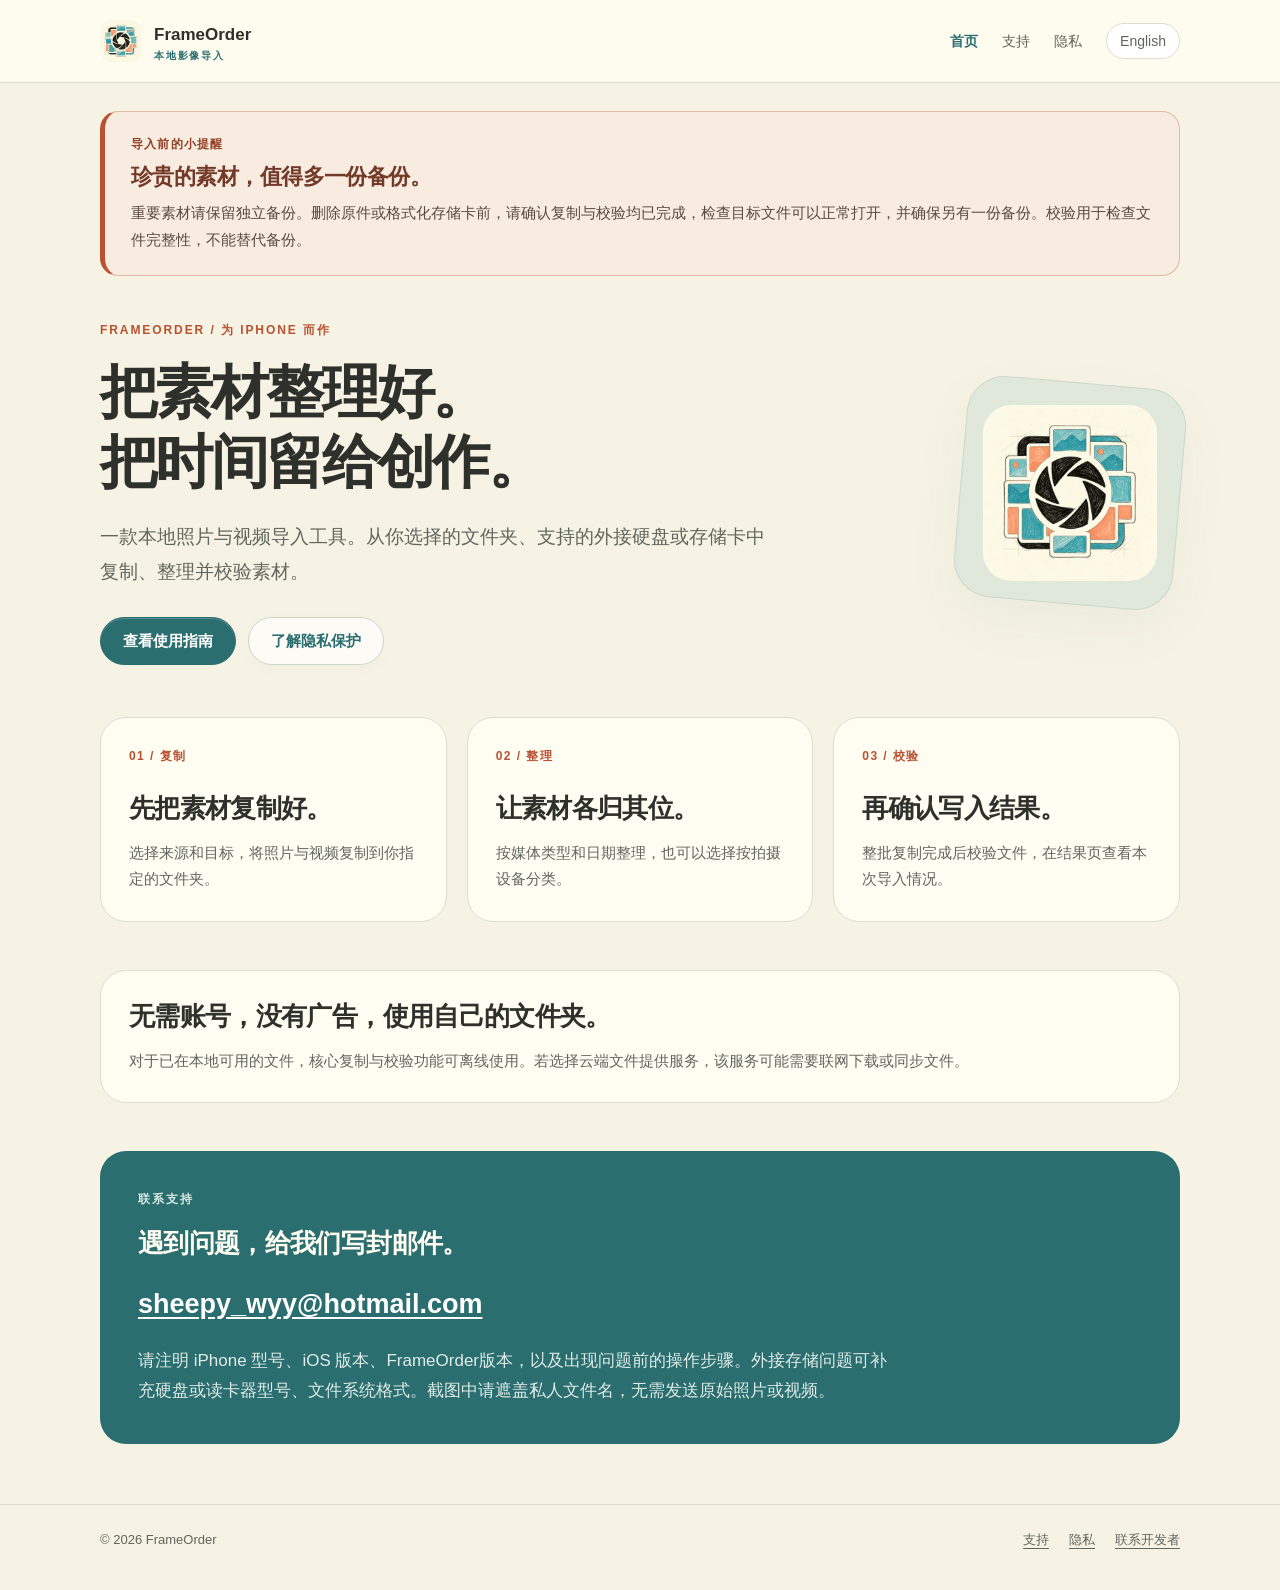
<file: index.html>
<!doctype html>
<html lang="zh-Hans">
<head>
<meta charset="utf-8">
<meta name="viewport" content="width=device-width, initial-scale=1">
<meta name="description" content="FrameOrder是一款 iPhone 本地照片与视频导入工具，支持复制、按日期整理和文件校验。">
<meta name="theme-color" content="#f7f3e4">
<title>本地影像导入与校验 · FrameOrder</title>
<link rel="icon" type="image/png" href="assets/icon.png">
<link rel="stylesheet" href="assets/style.css">
<link rel="alternate" hreflang="en" href="en/index.html">
</head>
<body>
<a class="skip" href="#main">跳到正文</a>
<header class="header">
<div class="wrap nav">
<a class="brand" href="index.html">
<img src="assets/icon.png" alt="" width="42" height="42">
<span>FrameOrder<small>本地影像导入</small>
</span>
</a>
<nav class="nav-links" aria-label="主导航">
<a href="index.html" aria-current="page">首页</a>
<a href="support.html">支持</a>
<a href="privacy.html">隐私</a>
<a class="language" href="en/index.html" lang="en" hreflang="en">English</a>
</nav>
</div>
</header>
<main id="main" class="wrap">
<aside class="backup-notice" aria-labelledby="backup-title">
<p class="backup-label">导入前的小提醒</p>
<h2 id="backup-title">珍贵的素材，值得多一份备份。</h2>
<p>重要素材请保留独立备份。删除原件或格式化存储卡前，请确认复制与校验均已完成，检查目标文件可以正常打开，并确保另有一份备份。校验用于检查文件完整性，不能替代备份。</p>
</aside>
<section class="hero">
<div>
<p class="eyebrow">FRAMEORDER / 为 IPHONE 而作</p>
<h1>把素材整理好。<br>把时间留给创作。</h1>
<p class="lead">一款本地照片与视频导入工具。从你选择的文件夹、支持的外接硬盘或存储卡中复制、整理并校验素材。</p>
<div class="actions">
<a class="button primary" href="support.html">查看使用指南</a>
<a class="button" href="privacy.html">了解隐私保护</a>
</div>
</div>
<div class="hero-art" aria-hidden="true">
<img src="assets/icon.png" alt="" width="176" height="176">
</div>
</section>
<section class="section grid" aria-label="导入流程">
<article class="card">
<span class="number">01 / 复制</span>
<h2>先把素材复制好。</h2>
<p>选择来源和目标，将照片与视频复制到你指定的文件夹。</p>
</article>
<article class="card">
<span class="number">02 / 整理</span>
<h2>让素材各归其位。</h2>
<p>按媒体类型和日期整理，也可以选择按拍摄设备分类。</p>
</article>
<article class="card">
<span class="number">03 / 校验</span>
<h2>再确认写入结果。</h2>
<p>整批复制完成后校验文件，在结果页查看本次导入情况。</p>
</article>
</section>
<section class="section card">
<h2>无需账号，没有广告，使用自己的文件夹。</h2>
<p>对于已在本地可用的文件，核心复制与校验功能可离线使用。若选择云端文件提供服务，该服务可能需要联网下载或同步文件。</p>
</section>
<section class="contact" id="contact" aria-labelledby="contact-title">
<p class="eyebrow">联系支持</p>
<h2 id="contact-title">遇到问题，给我们写封邮件。</h2>
<a class="email" href="mailto:sheepy_wyy@hotmail.com">sheepy_wyy@hotmail.com</a>
<p>请注明 iPhone 型号、iOS 版本、FrameOrder版本，以及出现问题前的操作步骤。外接存储问题可补充硬盘或读卡器型号、文件系统格式。截图中请遮盖私人文件名，无需发送原始照片或视频。</p>
</section>
</main>
<footer class="footer">
<div class="wrap footer-inner">
<span>© 2026 FrameOrder</span>
<div class="footer-links">
<a href="support.html">支持</a>
<a href="privacy.html">隐私</a>
<a href="mailto:sheepy_wyy@hotmail.com">联系开发者</a>
</div>
</div>
</footer>
</body>
</html>
</file>
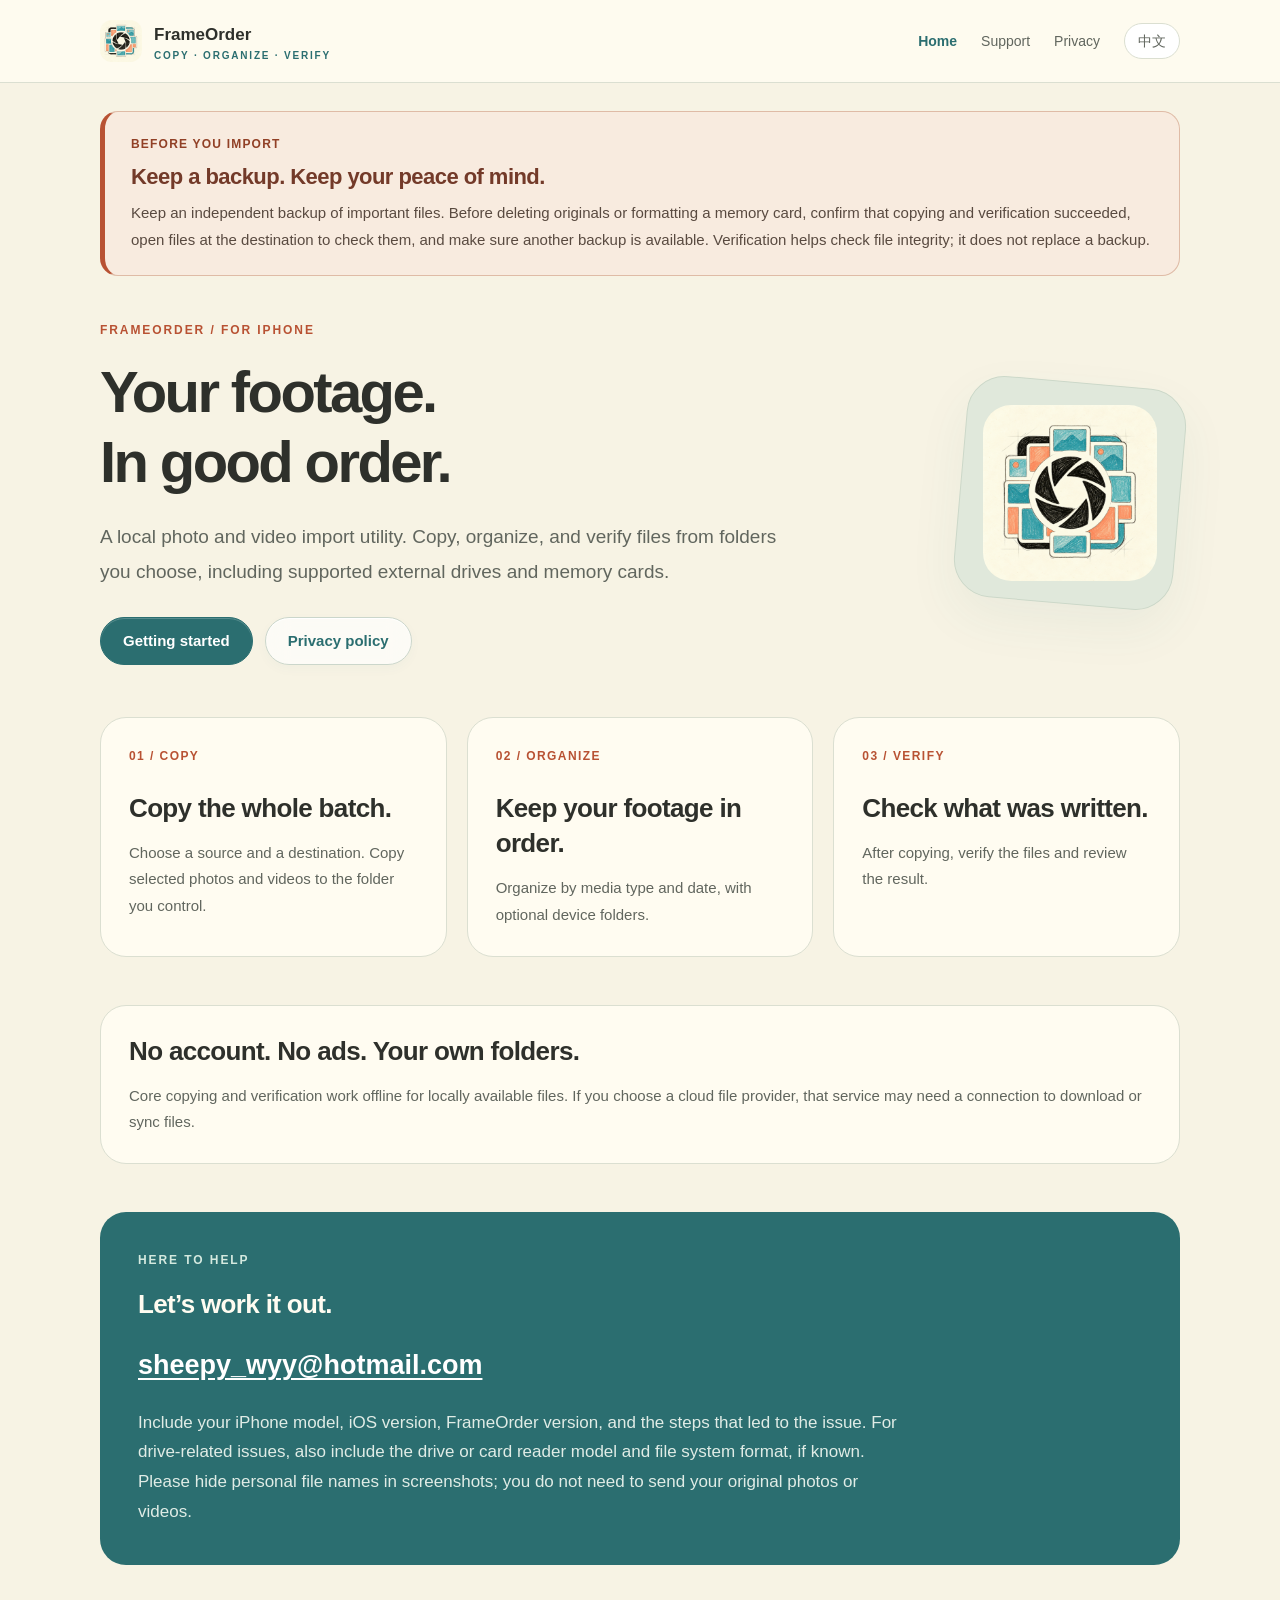
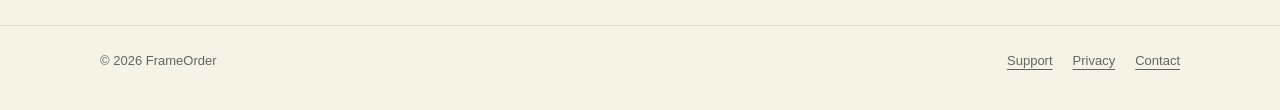
<file: en/index.html>
<!doctype html>
<html lang="en">
<head>
<meta charset="utf-8">
<meta name="viewport" content="width=device-width, initial-scale=1">
<meta name="description" content="FrameOrder for iPhone: copy, organize and verify your photos and videos.">
<meta name="theme-color" content="#f7f3e4">
<title>Local photo &amp; video import · FrameOrder</title>
<link rel="icon" type="image/png" href="../assets/icon.png">
<link rel="stylesheet" href="../assets/style.css">
<link rel="alternate" hreflang="zh-Hans" href="../index.html">
</head>
<body>
<a class="skip" href="#main">Skip to content</a>
<header class="header">
<div class="wrap nav">
<a class="brand" href="index.html">
<img src="../assets/icon.png" alt="" width="42" height="42">
<span>FrameOrder<small>COPY · ORGANIZE · VERIFY</small>
</span>
</a>
<nav class="nav-links" aria-label="Main navigation">
<a href="index.html" aria-current="page">Home</a>
<a href="support.html">Support</a>
<a href="privacy.html">Privacy</a>
<a class="language" href="../index.html" lang="zh-Hans" hreflang="zh-Hans">中文</a>
</nav>
</div>
</header>
<main id="main" class="wrap">
<aside class="backup-notice" aria-labelledby="backup-title">
<p class="backup-label">BEFORE YOU IMPORT</p>
<h2 id="backup-title">Keep a backup. Keep your peace of mind.</h2>
<p>Keep an independent backup of important files. Before deleting originals or formatting a memory card, confirm that copying and verification succeeded, open files at the destination to check them, and make sure another backup is available. Verification helps check file integrity; it does not replace a backup.</p>
</aside>
<section class="hero">
<div>
<p class="eyebrow">FRAMEORDER / FOR IPHONE</p>
<h1>Your footage.<br>In good order.</h1>
<p class="lead">A local photo and video import utility. Copy, organize, and verify files from folders you choose, including supported external drives and memory cards.</p>
<div class="actions">
<a class="button primary" href="support.html">Getting started</a>
<a class="button" href="privacy.html">Privacy policy</a>
</div>
</div>
<div class="hero-art" aria-hidden="true">
<img src="../assets/icon.png" alt="" width="176" height="176">
</div>
</section>
<section class="section grid" aria-label="Import workflow">
<article class="card">
<span class="number">01 / COPY</span>
<h2>Copy the whole batch.</h2>
<p>Choose a source and a destination. Copy selected photos and videos to the folder you control.</p>
</article>
<article class="card">
<span class="number">02 / ORGANIZE</span>
<h2>Keep your footage in order.</h2>
<p>Organize by media type and date, with optional device folders.</p>
</article>
<article class="card">
<span class="number">03 / VERIFY</span>
<h2>Check what was written.</h2>
<p>After copying, verify the files and review the result.</p>
</article>
</section>
<section class="section card">
<h2>No account. No ads. Your own folders.</h2>
<p>Core copying and verification work offline for locally available files. If you choose a cloud file provider, that service may need a connection to download or sync files.</p>
</section>
<section class="contact" id="contact" aria-labelledby="contact-title">
<p class="eyebrow">HERE TO HELP</p>
<h2 id="contact-title">Let’s work it out.</h2>
<a class="email" href="mailto:sheepy_wyy@hotmail.com">sheepy_wyy@hotmail.com</a>
<p>Include your iPhone model, iOS version, FrameOrder version, and the steps that led to the issue. For drive-related issues, also include the drive or card reader model and file system format, if known. Please hide personal file names in screenshots; you do not need to send your original photos or videos.</p>
</section>
</main>
<footer class="footer">
<div class="wrap footer-inner">
<span>© 2026 FrameOrder</span>
<div class="footer-links">
<a href="support.html">Support</a>
<a href="privacy.html">Privacy</a>
<a href="mailto:sheepy_wyy@hotmail.com">Contact</a>
</div>
</div>
</footer>
</body>
</html>
</file>
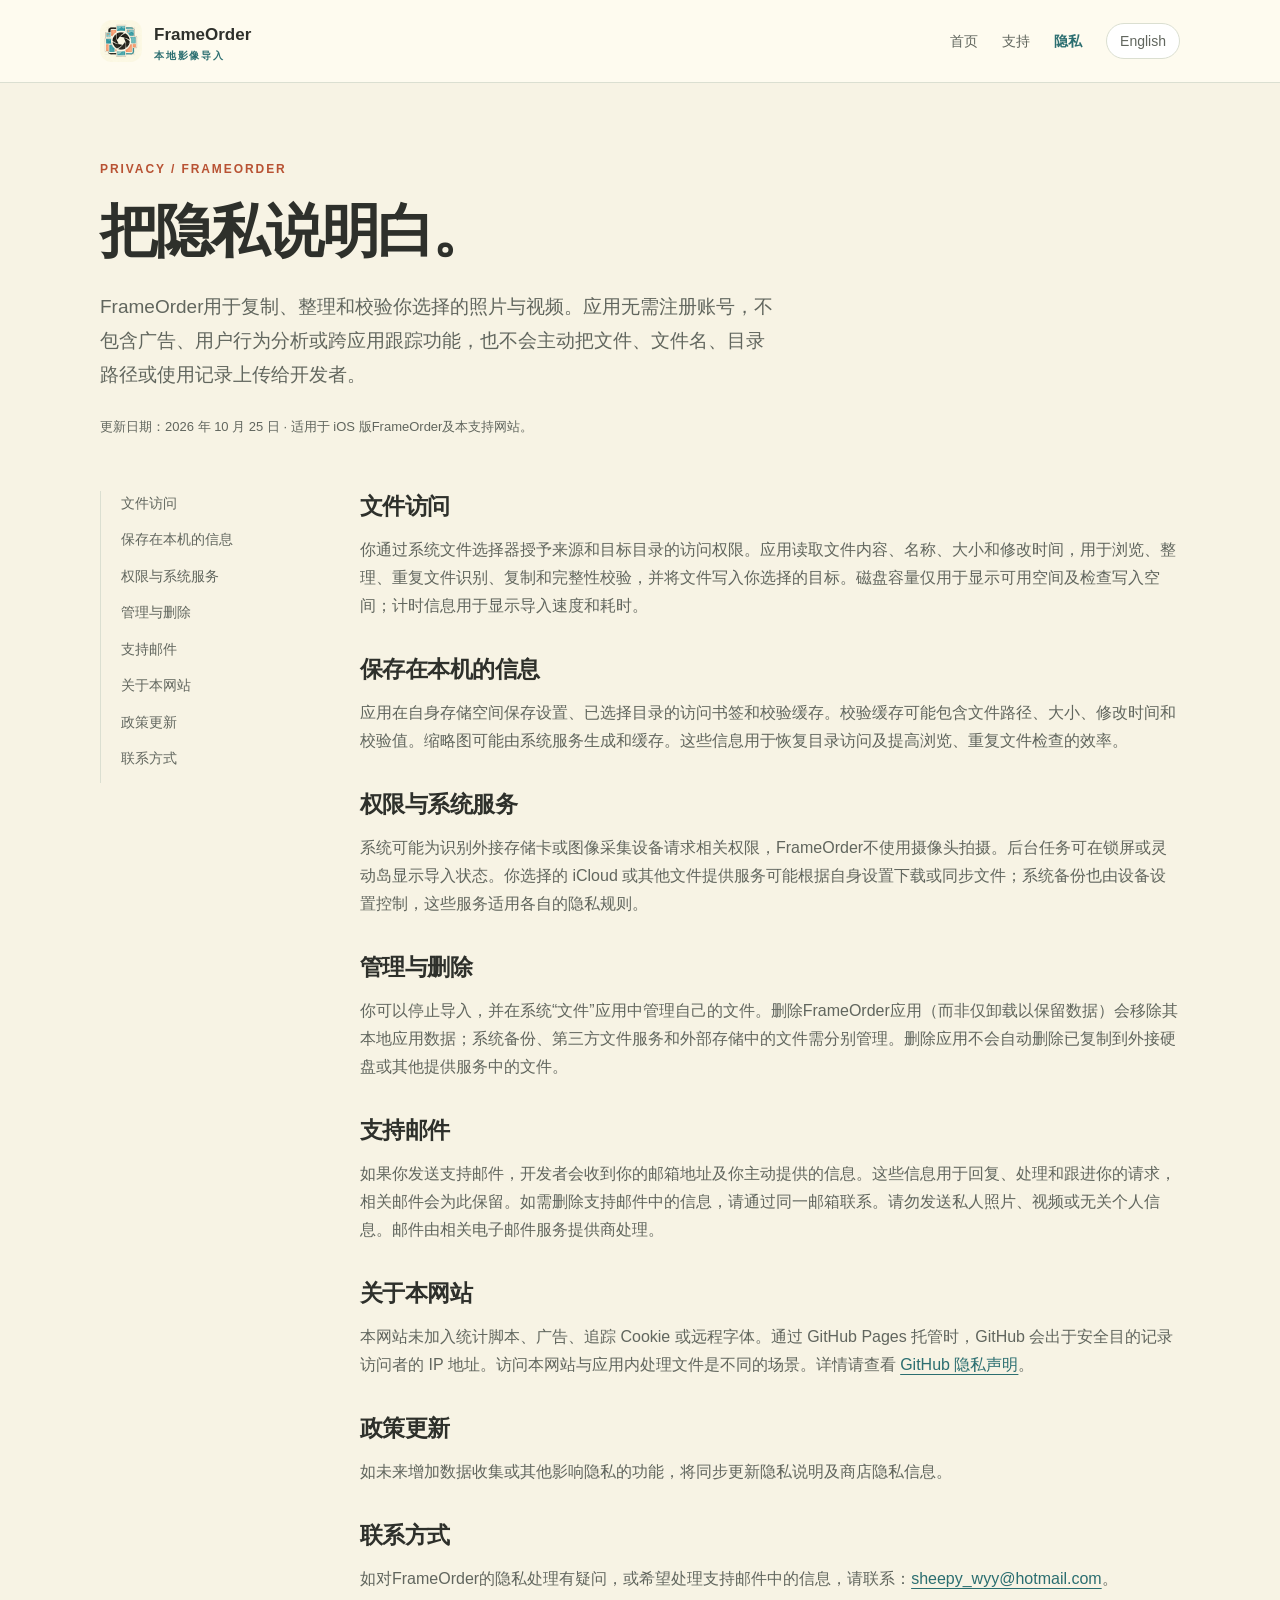
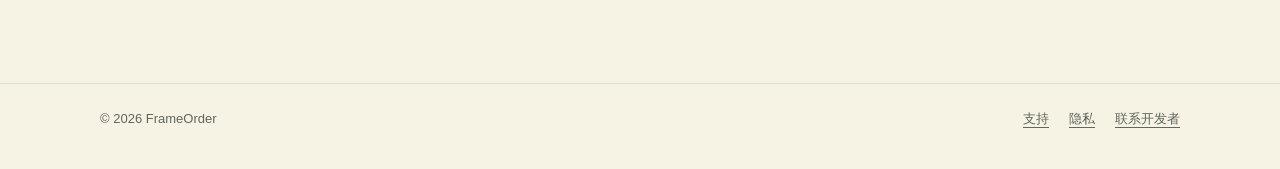
<file: privacy.html>
<!doctype html>
<html lang="zh-Hans">
<head>
<meta charset="utf-8">
<meta name="viewport" content="width=device-width, initial-scale=1">
<meta name="description" content="了解FrameOrder如何处理本地文件、权限、支持邮件与网站访问。">
<meta name="theme-color" content="#f7f3e4">
<title>隐私政策 · FrameOrder</title>
<link rel="icon" type="image/png" href="assets/icon.png">
<link rel="stylesheet" href="assets/style.css">
<link rel="alternate" hreflang="en" href="en/privacy.html">
</head>
<body>
<a class="skip" href="#main">跳到正文</a>
<header class="header">
<div class="wrap nav">
<a class="brand" href="index.html">
<img src="assets/icon.png" alt="" width="42" height="42">
<span>FrameOrder<small>本地影像导入</small>
</span>
</a>
<nav class="nav-links" aria-label="主导航">
<a href="index.html">首页</a>
<a href="support.html">支持</a>
<a href="privacy.html" aria-current="page">隐私</a>
<a class="language" href="en/privacy.html" lang="en" hreflang="en">English</a>
</nav>
</div>
</header>
<main id="main" class="wrap">
<section class="hero simple">
<p class="eyebrow">PRIVACY / FRAMEORDER</p>
<h1>把隐私说明白。</h1>
<p class="lead">FrameOrder用于复制、整理和校验你选择的照片与视频。应用无需注册账号，不包含广告、用户行为分析或跨应用跟踪功能，也不会主动把文件、文件名、目录路径或使用记录上传给开发者。</p>
<p class="meta">更新日期：2026 年 10 月 25 日 · 适用于 iOS 版FrameOrder及本支持网站。</p>
</section>
<div class="policy-layout">
<nav class="toc" aria-label="隐私政策目录">
<a href="#policy-1">文件访问</a>
<a href="#policy-2">保存在本机的信息</a>
<a href="#policy-3">权限与系统服务</a>
<a href="#policy-4">管理与删除</a>
<a href="#support-data">支持邮件</a>
<a href="#website">关于本网站</a>
<a href="#policy-5">政策更新</a>
<a href="#policy-contact">联系方式</a>
</nav>
<article class="policy" aria-label="隐私政策">
<section id="policy-1">
<h2>文件访问</h2>
<p>你通过系统文件选择器授予来源和目标目录的访问权限。应用读取文件内容、名称、大小和修改时间，用于浏览、整理、重复文件识别、复制和完整性校验，并将文件写入你选择的目标。磁盘容量仅用于显示可用空间及检查写入空间；计时信息用于显示导入速度和耗时。</p>
</section>
<section id="policy-2">
<h2>保存在本机的信息</h2>
<p>应用在自身存储空间保存设置、已选择目录的访问书签和校验缓存。校验缓存可能包含文件路径、大小、修改时间和校验值。缩略图可能由系统服务生成和缓存。这些信息用于恢复目录访问及提高浏览、重复文件检查的效率。</p>
</section>
<section id="policy-3">
<h2>权限与系统服务</h2>
<p>系统可能为识别外接存储卡或图像采集设备请求相关权限，FrameOrder不使用摄像头拍摄。后台任务可在锁屏或灵动岛显示导入状态。你选择的 iCloud 或其他文件提供服务可能根据自身设置下载或同步文件；系统备份也由设备设置控制，这些服务适用各自的隐私规则。</p>
</section>
<section id="policy-4">
<h2>管理与删除</h2>
<p>你可以停止导入，并在系统“文件”应用中管理自己的文件。删除FrameOrder应用（而非仅卸载以保留数据）会移除其本地应用数据；系统备份、第三方文件服务和外部存储中的文件需分别管理。删除应用不会自动删除已复制到外接硬盘或其他提供服务中的文件。</p>
</section>
<section id="support-data">
<h2>支持邮件</h2>
<p>如果你发送支持邮件，开发者会收到你的邮箱地址及你主动提供的信息。这些信息用于回复、处理和跟进你的请求，相关邮件会为此保留。如需删除支持邮件中的信息，请通过同一邮箱联系。请勿发送私人照片、视频或无关个人信息。邮件由相关电子邮件服务提供商处理。</p>
</section>
<section id="website">
<h2>关于本网站</h2>
<p>本网站未加入统计脚本、广告、追踪 Cookie 或远程字体。通过 GitHub Pages 托管时，GitHub 会出于安全目的记录访问者的 IP 地址。访问本网站与应用内处理文件是不同的场景。详情请查看 <a href="https://docs.github.com/en/site-policy/privacy-policies/github-general-privacy-statement">GitHub 隐私声明</a>。</p>
</section>
<section id="policy-5">
<h2>政策更新</h2>
<p>如未来增加数据收集或其他影响隐私的功能，将同步更新隐私说明及商店隐私信息。</p>
</section>
<section id="policy-contact">
<h2>联系方式</h2>
<p>如对FrameOrder的隐私处理有疑问，或希望处理支持邮件中的信息，请联系：<a href="mailto:sheepy_wyy@hotmail.com">sheepy_wyy@hotmail.com</a>。</p>
</section>
</article>
</div>
</main>
<footer class="footer">
<div class="wrap footer-inner">
<span>© 2026 FrameOrder</span>
<div class="footer-links">
<a href="support.html">支持</a>
<a href="privacy.html">隐私</a>
<a href="mailto:sheepy_wyy@hotmail.com">联系开发者</a>
</div>
</div>
</footer>
</body>
</html>
</file>
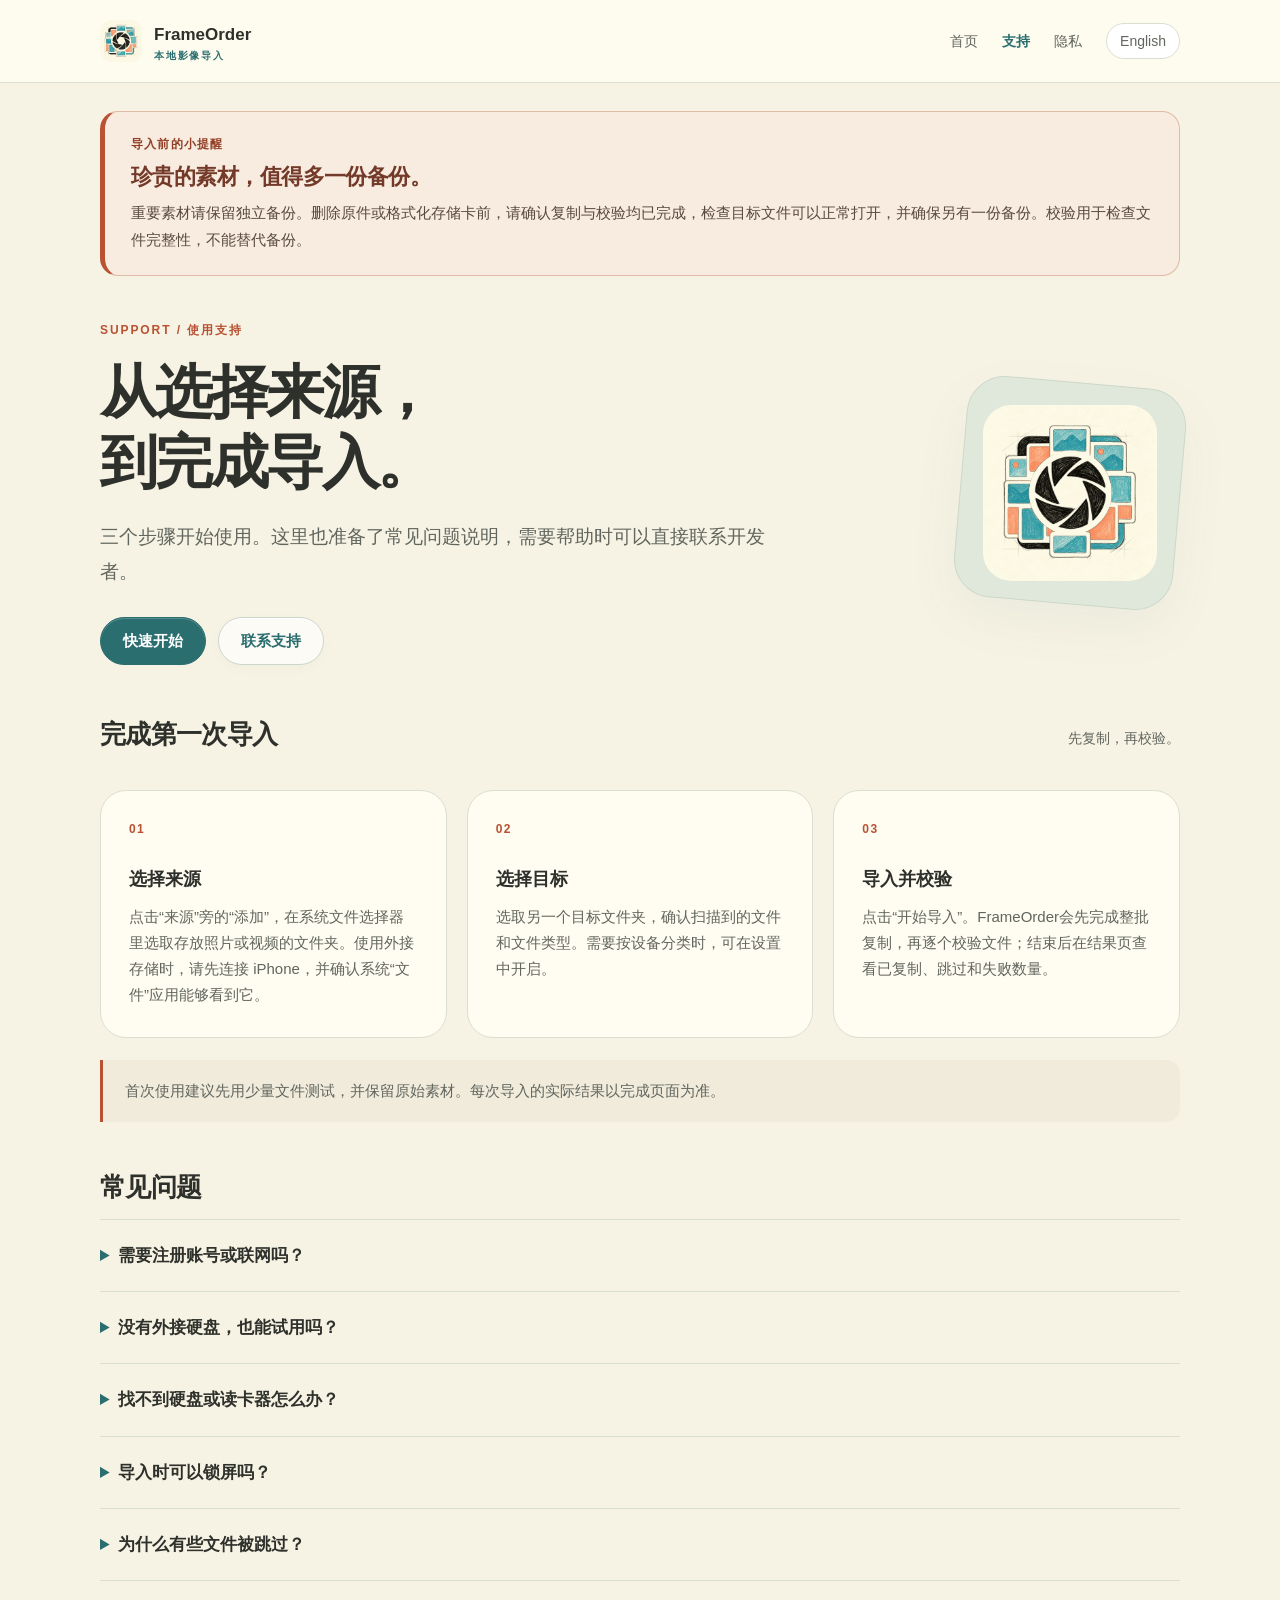
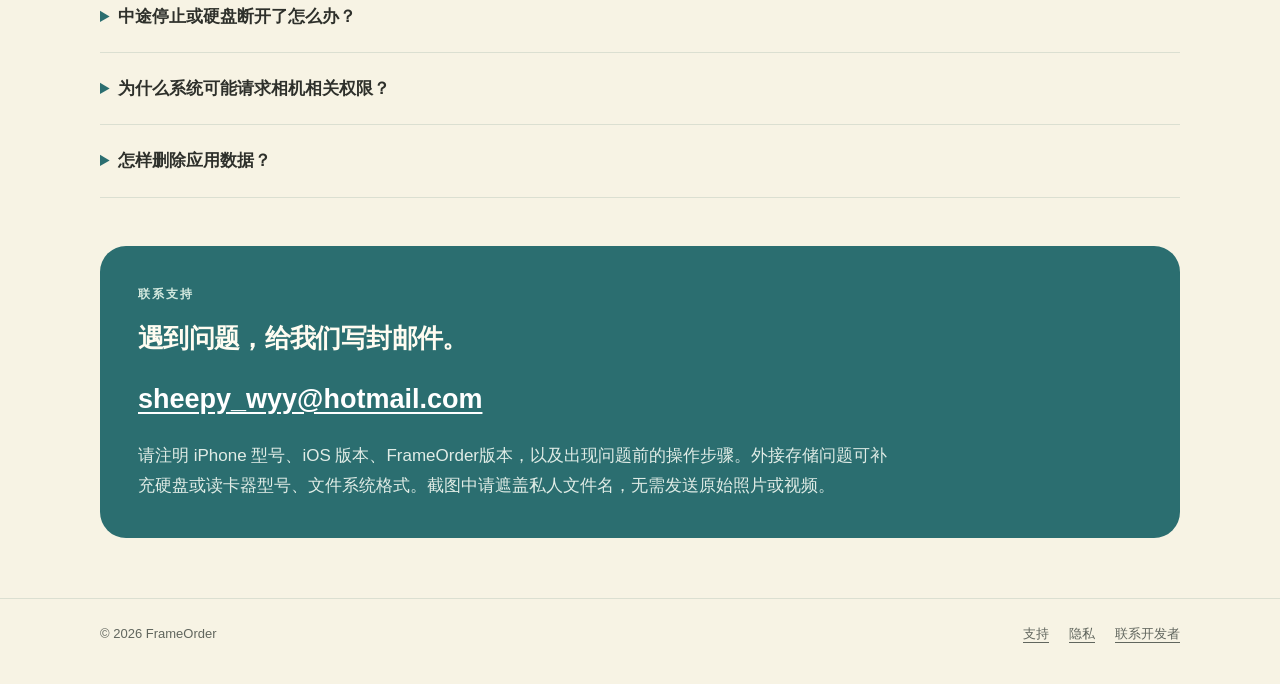
<file: support.html>
<!doctype html>
<html lang="zh-Hans">
<head>
<meta charset="utf-8">
<meta name="viewport" content="width=device-width, initial-scale=1">
<meta name="description" content="FrameOrder使用指南、外接存储故障排查、后台导入说明及联系邮箱。">
<meta name="theme-color" content="#f7f3e4">
<title>使用支持 · FrameOrder</title>
<link rel="icon" type="image/png" href="assets/icon.png">
<link rel="stylesheet" href="assets/style.css">
<link rel="alternate" hreflang="en" href="en/support.html">
</head>
<body>
<a class="skip" href="#main">跳到正文</a>
<header class="header">
<div class="wrap nav">
<a class="brand" href="index.html">
<img src="assets/icon.png" alt="" width="42" height="42">
<span>FrameOrder<small>本地影像导入</small>
</span>
</a>
<nav class="nav-links" aria-label="主导航">
<a href="index.html">首页</a>
<a href="support.html" aria-current="page">支持</a>
<a href="privacy.html">隐私</a>
<a class="language" href="en/support.html" lang="en" hreflang="en">English</a>
</nav>
</div>
</header>
<main id="main" class="wrap">
<aside class="backup-notice" aria-labelledby="backup-title">
<p class="backup-label">导入前的小提醒</p>
<h2 id="backup-title">珍贵的素材，值得多一份备份。</h2>
<p>重要素材请保留独立备份。删除原件或格式化存储卡前，请确认复制与校验均已完成，检查目标文件可以正常打开，并确保另有一份备份。校验用于检查文件完整性，不能替代备份。</p>
</aside>
<section class="hero">
<div>
<p class="eyebrow">SUPPORT / 使用支持</p>
<h1>从选择来源，<br>到完成导入。</h1>
<p class="lead">三个步骤开始使用。这里也准备了常见问题说明，需要帮助时可以直接联系开发者。</p>
<div class="actions">
<a class="button primary" href="#guide">快速开始</a>
<a class="button" href="#contact">联系支持</a>
</div>
</div>
<div class="hero-art" aria-hidden="true">
<img src="assets/icon.png" alt="" width="176" height="176">
</div>
</section>
<section class="section" id="guide">
<div class="section-heading">
<h2>完成第一次导入</h2>
<p>先复制，再校验。</p>
</div>
<div class="grid">
<article class="card">
<span class="number">01</span>
<h3>选择来源</h3>
<p>点击“来源”旁的“添加”，在系统文件选择器里选取存放照片或视频的文件夹。使用外接存储时，请先连接 iPhone，并确认系统“文件”应用能够看到它。</p>
</article>
<article class="card">
<span class="number">02</span>
<h3>选择目标</h3>
<p>选取另一个目标文件夹，确认扫描到的文件和文件类型。需要按设备分类时，可在设置中开启。</p>
</article>
<article class="card">
<span class="number">03</span>
<h3>导入并校验</h3>
<p>点击“开始导入”。FrameOrder会先完成整批复制，再逐个校验文件；结束后在结果页查看已复制、跳过和失败数量。</p>
</article>
</div>
<p class="note">首次使用建议先用少量文件测试，并保留原始素材。每次导入的实际结果以完成页面为准。</p>
</section>
<section class="section" aria-labelledby="faq-title">
<h2 id="faq-title">常见问题</h2>
<div class="faq">
<details>
<summary>需要注册账号或联网吗？</summary>
<p>无需账号。本地可用文件的复制与校验可以离线进行；iCloud 等文件提供服务可能需要联网，让文件在本地可用。</p>
</details>
<details>
<summary>没有外接硬盘，也能试用吗？</summary>
<p>可以。在系统“文件”应用的“我的 iPhone → FrameOrder”中，新建“来源”和“目标”两个文件夹，把少量照片或视频复制到“来源”，然后在FrameOrder中分别选择它们。请将两个目录分开。</p>
</details>
<details>
<summary>找不到硬盘或读卡器怎么办？</summary>
<p>先确认系统“文件”应用能否识别设备。若不能，请检查线缆、转接器、供电及文件系统兼容性；若系统能看到而FrameOrder无法访问，可重新选择一次目录。</p>
</details>
<details>
<summary>导入时可以锁屏吗？</summary>
<p>以导入页面的提示为准。后台导入、锁屏和灵动岛进度取决于 iOS 版本与系统调度；如果页面提示保持应用打开，请留在前台直到导入完成。</p>
</details>
<details>
<summary>为什么有些文件被跳过？</summary>
<p>满足已有文件对比条件的文件可能会被跳过。跳过数量单独显示，不计入本次复制和校验的数据量。每次导入结束后，请查看结果页。</p>
</details>
<details>
<summary>中途停止或硬盘断开了怎么办？</summary>
<p>重新连接设备，确认来源与目标目录都可以访问，再发起一次导入，并查看最终结果和失败项。中断不代表导入完成，也不保证任务会自动续传。</p>
</details>
<details>
<summary>为什么系统可能请求相机相关权限？</summary>
<p>FrameOrder通过图像采集设备支持识别连接的存储卡和设备，不会拍摄照片或视频。你仍可通过系统文件选择器手动选择目录。</p>
</details>
<details>
<summary>怎样删除应用数据？</summary>
<p>你可以在系统“文件”应用中管理文件。删除FrameOrder会移除本地应用数据，“卸载 App”则会保留数据。删除前请先保存应用 Documents 目录中需要保留的素材；外接存储、云端提供服务和备份中的副本需分别管理。</p>
</details>
</div>
</section>
<section class="contact" id="contact" aria-labelledby="contact-title">
<p class="eyebrow">联系支持</p>
<h2 id="contact-title">遇到问题，给我们写封邮件。</h2>
<a class="email" href="mailto:sheepy_wyy@hotmail.com">sheepy_wyy@hotmail.com</a>
<p>请注明 iPhone 型号、iOS 版本、FrameOrder版本，以及出现问题前的操作步骤。外接存储问题可补充硬盘或读卡器型号、文件系统格式。截图中请遮盖私人文件名，无需发送原始照片或视频。</p>
</section>
</main>
<footer class="footer">
<div class="wrap footer-inner">
<span>© 2026 FrameOrder</span>
<div class="footer-links">
<a href="support.html">支持</a>
<a href="privacy.html">隐私</a>
<a href="mailto:sheepy_wyy@hotmail.com">联系开发者</a>
</div>
</div>
</footer>
</body>
</html>
</file>
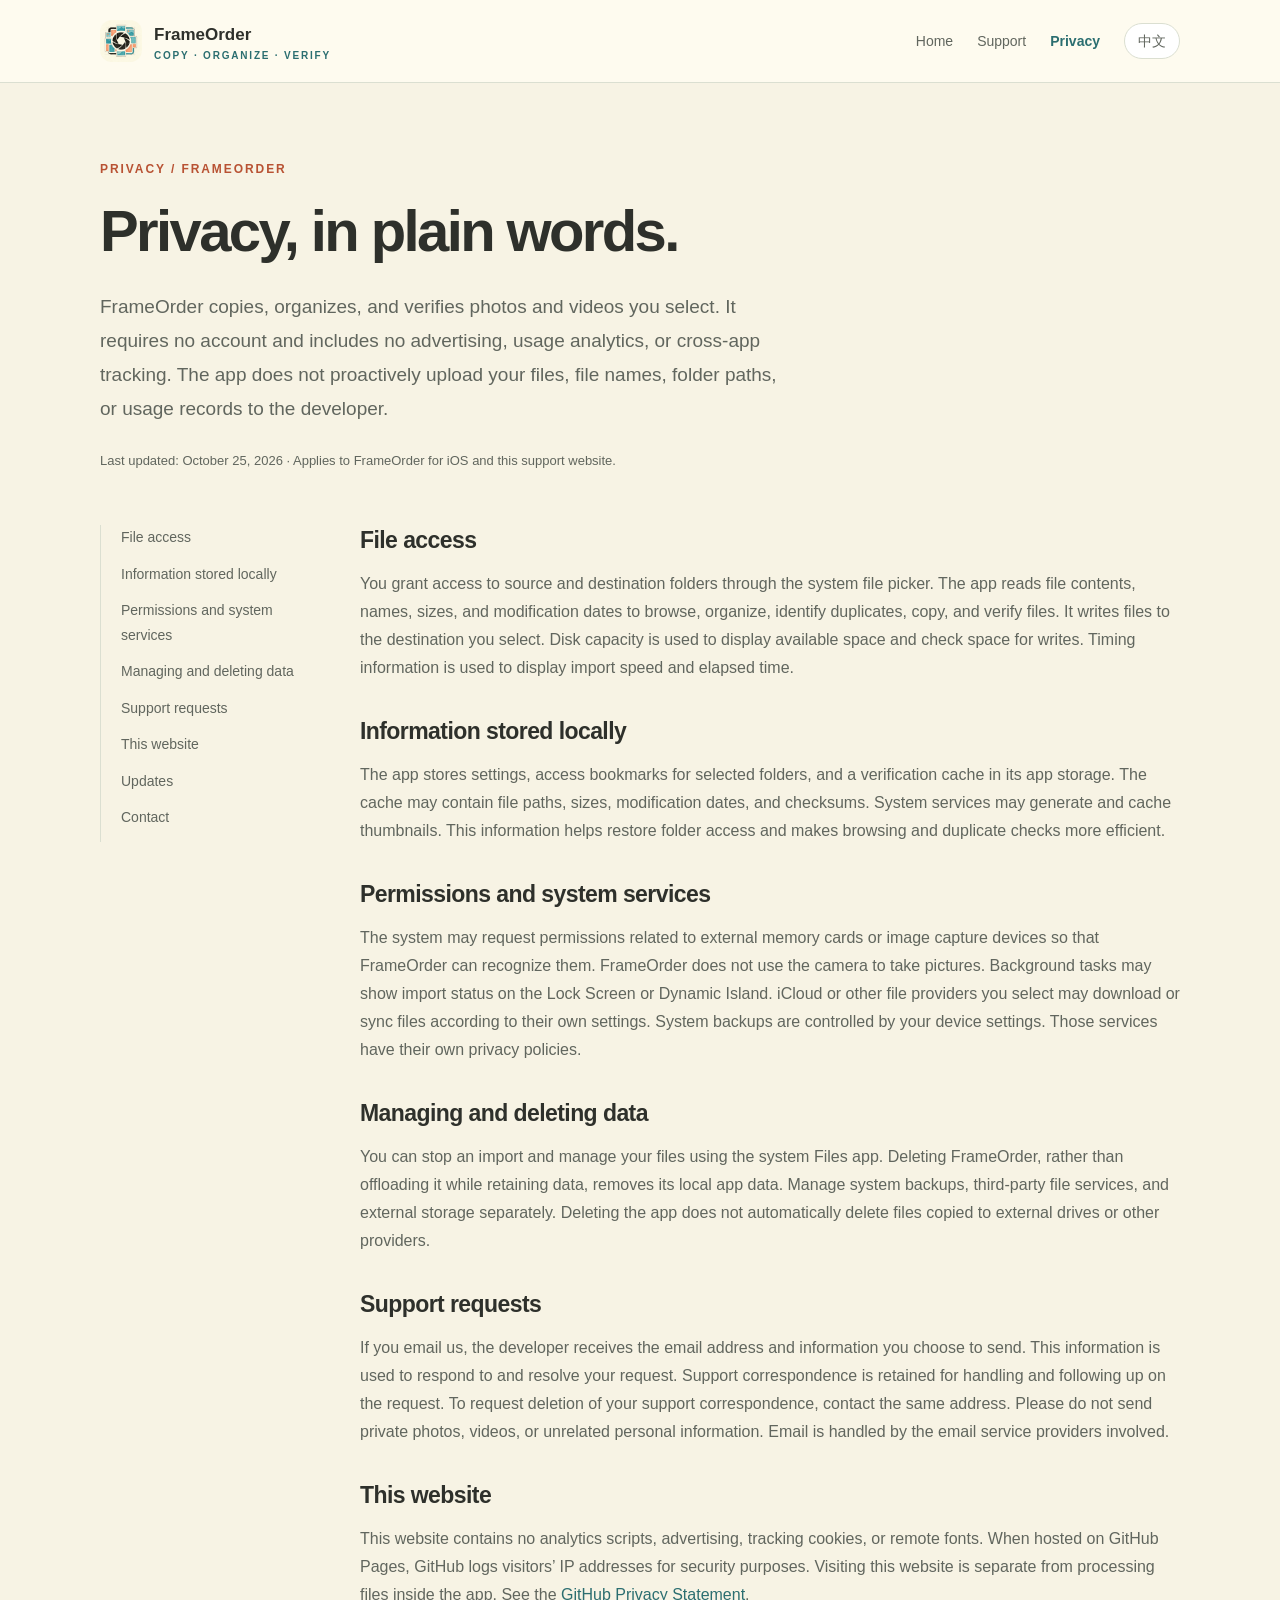
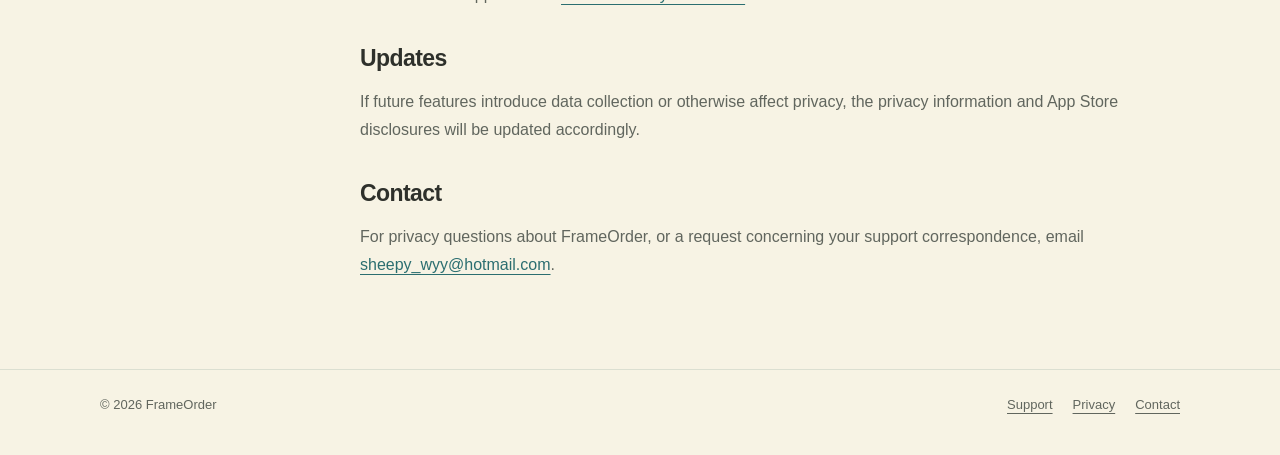
<file: en/privacy.html>
<!doctype html>
<html lang="en">
<head>
<meta charset="utf-8">
<meta name="viewport" content="width=device-width, initial-scale=1">
<meta name="description" content="How FrameOrder handles local files, permissions, support emails and website visits.">
<meta name="theme-color" content="#f7f3e4">
<title>Privacy Policy · FrameOrder</title>
<link rel="icon" type="image/png" href="../assets/icon.png">
<link rel="stylesheet" href="../assets/style.css">
<link rel="alternate" hreflang="zh-Hans" href="../privacy.html">
</head>
<body>
<a class="skip" href="#main">Skip to content</a>
<header class="header">
<div class="wrap nav">
<a class="brand" href="index.html">
<img src="../assets/icon.png" alt="" width="42" height="42">
<span>FrameOrder<small>COPY · ORGANIZE · VERIFY</small>
</span>
</a>
<nav class="nav-links" aria-label="Main navigation">
<a href="index.html">Home</a>
<a href="support.html">Support</a>
<a href="privacy.html" aria-current="page">Privacy</a>
<a class="language" href="../privacy.html" lang="zh-Hans" hreflang="zh-Hans">中文</a>
</nav>
</div>
</header>
<main id="main" class="wrap">
<section class="hero simple">
<p class="eyebrow">PRIVACY / FRAMEORDER</p>
<h1>Privacy, in plain words.</h1>
<p class="lead">FrameOrder copies, organizes, and verifies photos and videos you select. It requires no account and includes no advertising, usage analytics, or cross-app tracking. The app does not proactively upload your files, file names, folder paths, or usage records to the developer.</p>
<p class="meta">Last updated: October 25, 2026 · Applies to FrameOrder for iOS and this support website.</p>
</section>
<div class="policy-layout">
<nav class="toc" aria-label="Policy contents">
<a href="#policy-1">File access</a>
<a href="#policy-2">Information stored locally</a>
<a href="#policy-3">Permissions and system services</a>
<a href="#policy-4">Managing and deleting data</a>
<a href="#support-data">Support requests</a>
<a href="#website">This website</a>
<a href="#policy-5">Updates</a>
<a href="#policy-contact">Contact</a>
</nav>
<article class="policy" aria-label="Privacy policy">
<section id="policy-1">
<h2>File access</h2>
<p>You grant access to source and destination folders through the system file picker. The app reads file contents, names, sizes, and modification dates to browse, organize, identify duplicates, copy, and verify files. It writes files to the destination you select. Disk capacity is used to display available space and check space for writes. Timing information is used to display import speed and elapsed time.</p>
</section>
<section id="policy-2">
<h2>Information stored locally</h2>
<p>The app stores settings, access bookmarks for selected folders, and a verification cache in its app storage. The cache may contain file paths, sizes, modification dates, and checksums. System services may generate and cache thumbnails. This information helps restore folder access and makes browsing and duplicate checks more efficient.</p>
</section>
<section id="policy-3">
<h2>Permissions and system services</h2>
<p>The system may request permissions related to external memory cards or image capture devices so that FrameOrder can recognize them. FrameOrder does not use the camera to take pictures. Background tasks may show import status on the Lock Screen or Dynamic Island. iCloud or other file providers you select may download or sync files according to their own settings. System backups are controlled by your device settings. Those services have their own privacy policies.</p>
</section>
<section id="policy-4">
<h2>Managing and deleting data</h2>
<p>You can stop an import and manage your files using the system Files app. Deleting FrameOrder, rather than offloading it while retaining data, removes its local app data. Manage system backups, third-party file services, and external storage separately. Deleting the app does not automatically delete files copied to external drives or other providers.</p>
</section>
<section id="support-data">
<h2>Support requests</h2>
<p>If you email us, the developer receives the email address and information you choose to send. This information is used to respond to and resolve your request. Support correspondence is retained for handling and following up on the request. To request deletion of your support correspondence, contact the same address. Please do not send private photos, videos, or unrelated personal information. Email is handled by the email service providers involved.</p>
</section>
<section id="website">
<h2>This website</h2>
<p>This website contains no analytics scripts, advertising, tracking cookies, or remote fonts. When hosted on GitHub Pages, GitHub logs visitors’ IP addresses for security purposes. Visiting this website is separate from processing files inside the app. See the <a href="https://docs.github.com/en/site-policy/privacy-policies/github-general-privacy-statement">GitHub Privacy Statement</a>.</p>
</section>
<section id="policy-5">
<h2>Updates</h2>
<p>If future features introduce data collection or otherwise affect privacy, the privacy information and App Store disclosures will be updated accordingly.</p>
</section>
<section id="policy-contact">
<h2>Contact</h2>
<p>For privacy questions about FrameOrder, or a request concerning your support correspondence, email <a href="mailto:sheepy_wyy@hotmail.com">sheepy_wyy@hotmail.com</a>.</p>
</section>
</article>
</div>
</main>
<footer class="footer">
<div class="wrap footer-inner">
<span>© 2026 FrameOrder</span>
<div class="footer-links">
<a href="support.html">Support</a>
<a href="privacy.html">Privacy</a>
<a href="mailto:sheepy_wyy@hotmail.com">Contact</a>
</div>
</div>
</footer>
</body>
</html>
</file>
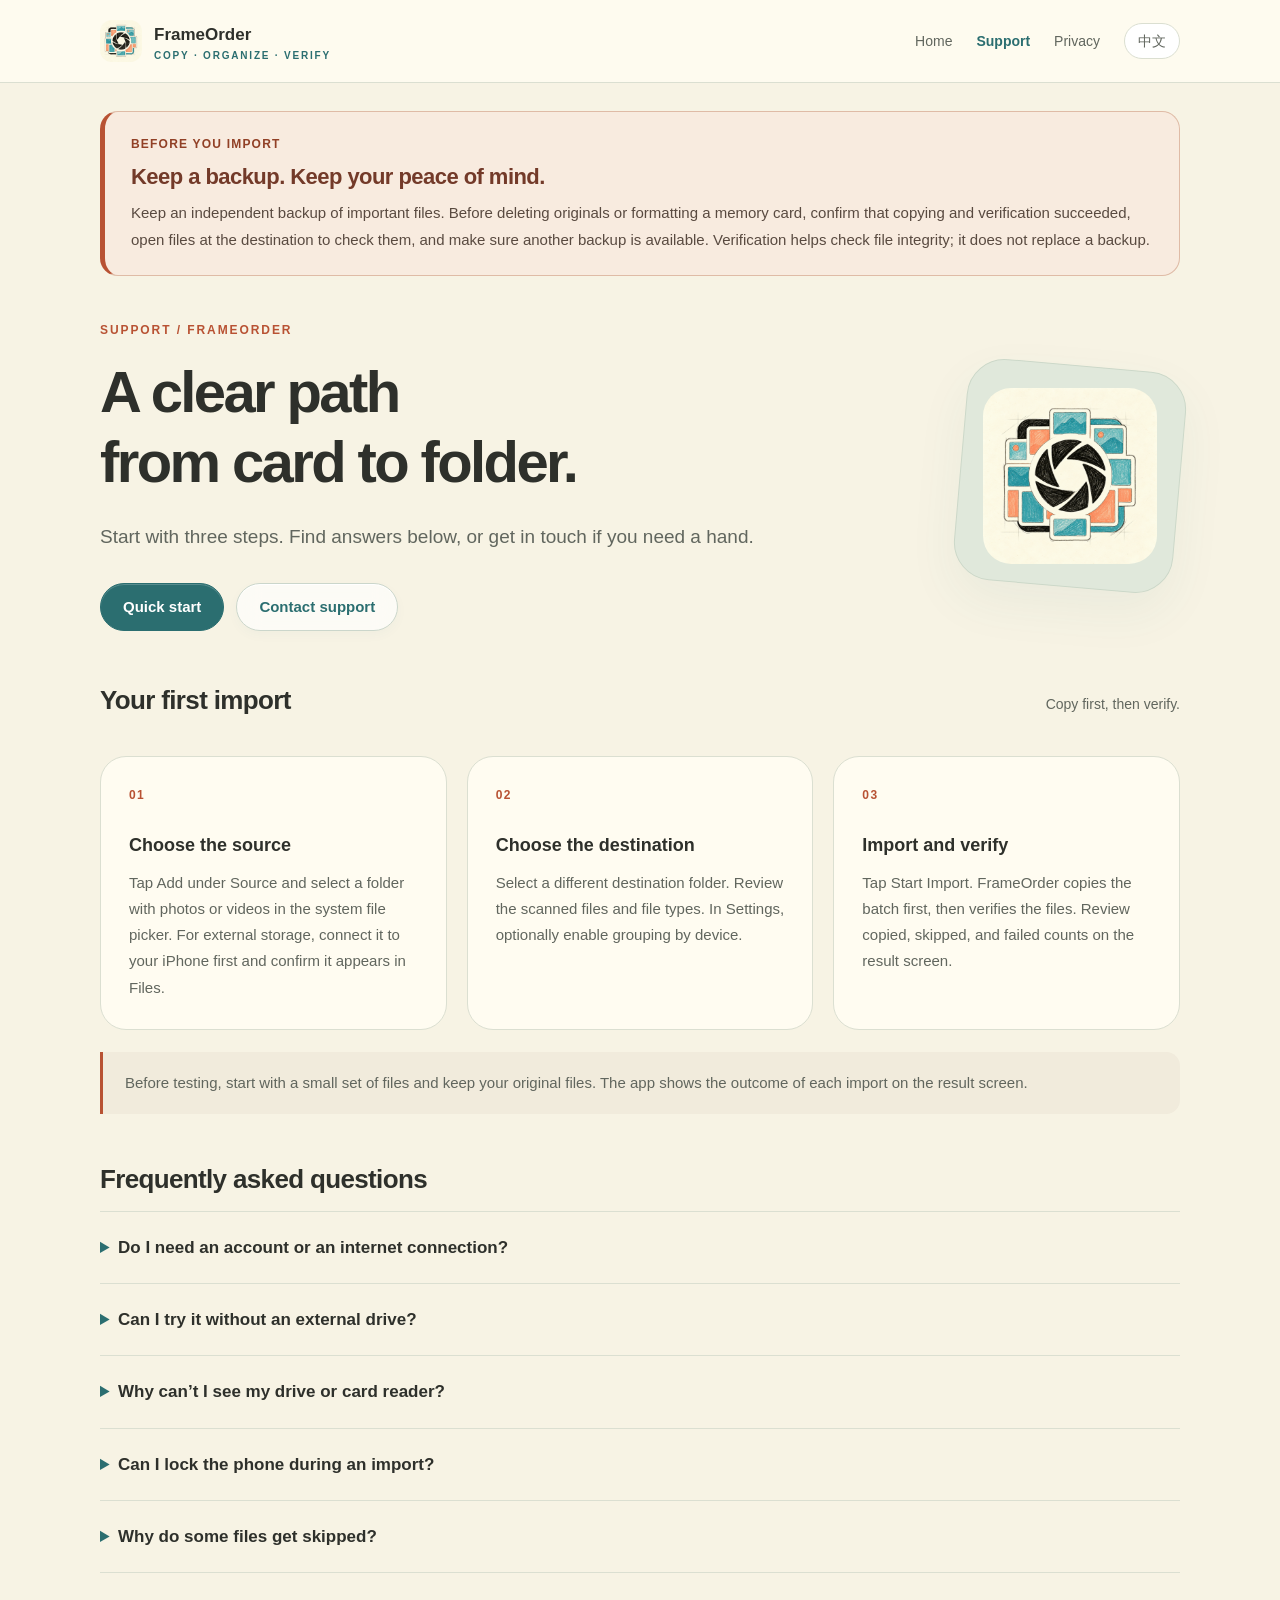
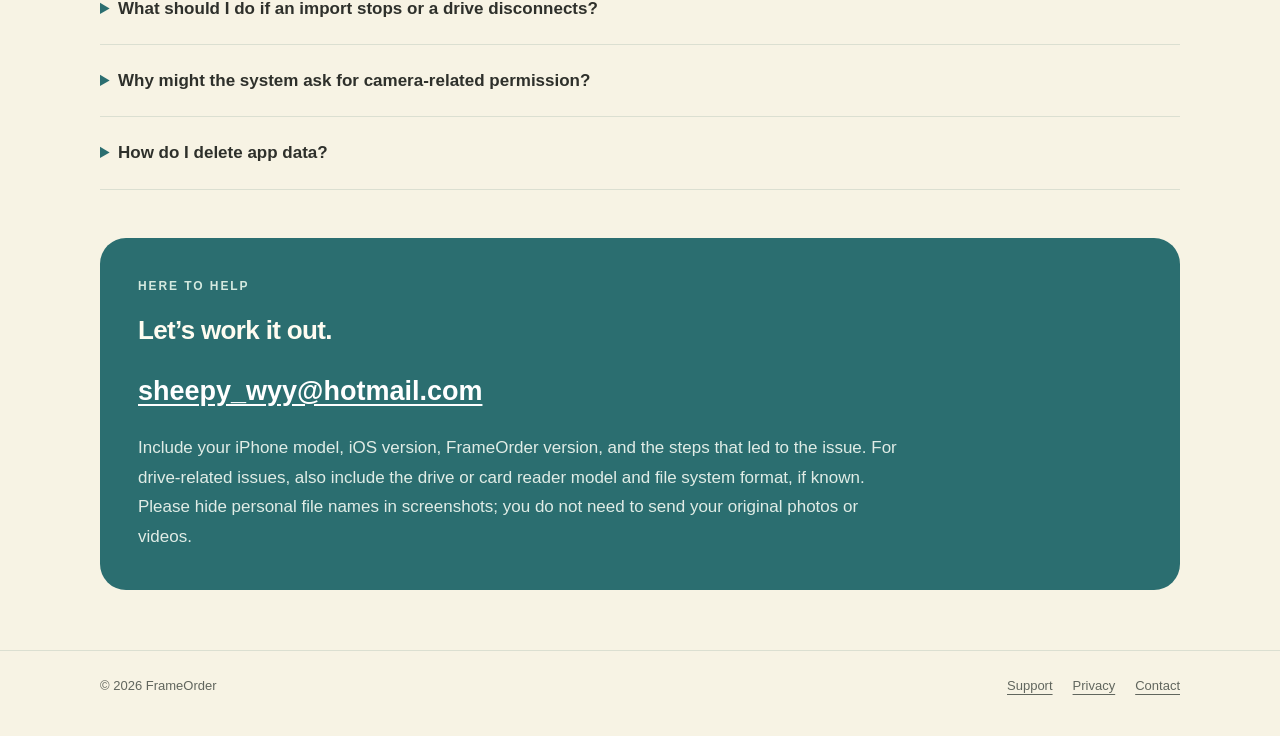
<file: en/support.html>
<!doctype html>
<html lang="en">
<head>
<meta charset="utf-8">
<meta name="viewport" content="width=device-width, initial-scale=1">
<meta name="description" content="FrameOrder setup instructions, troubleshooting and support contact.">
<meta name="theme-color" content="#f7f3e4">
<title>Support · FrameOrder</title>
<link rel="icon" type="image/png" href="../assets/icon.png">
<link rel="stylesheet" href="../assets/style.css">
<link rel="alternate" hreflang="zh-Hans" href="../support.html">
</head>
<body>
<a class="skip" href="#main">Skip to content</a>
<header class="header">
<div class="wrap nav">
<a class="brand" href="index.html">
<img src="../assets/icon.png" alt="" width="42" height="42">
<span>FrameOrder<small>COPY · ORGANIZE · VERIFY</small>
</span>
</a>
<nav class="nav-links" aria-label="Main navigation">
<a href="index.html">Home</a>
<a href="support.html" aria-current="page">Support</a>
<a href="privacy.html">Privacy</a>
<a class="language" href="../support.html" lang="zh-Hans" hreflang="zh-Hans">中文</a>
</nav>
</div>
</header>
<main id="main" class="wrap">
<aside class="backup-notice" aria-labelledby="backup-title">
<p class="backup-label">BEFORE YOU IMPORT</p>
<h2 id="backup-title">Keep a backup. Keep your peace of mind.</h2>
<p>Keep an independent backup of important files. Before deleting originals or formatting a memory card, confirm that copying and verification succeeded, open files at the destination to check them, and make sure another backup is available. Verification helps check file integrity; it does not replace a backup.</p>
</aside>
<section class="hero">
<div>
<p class="eyebrow">SUPPORT / FRAMEORDER</p>
<h1>A clear path<br>from card to folder.</h1>
<p class="lead">Start with three steps. Find answers below, or get in touch if you need a hand.</p>
<div class="actions">
<a class="button primary" href="#guide">Quick start</a>
<a class="button" href="#contact">Contact support</a>
</div>
</div>
<div class="hero-art" aria-hidden="true">
<img src="../assets/icon.png" alt="" width="176" height="176">
</div>
</section>
<section class="section" id="guide">
<div class="section-heading">
<h2>Your first import</h2>
<p>Copy first, then verify.</p>
</div>
<div class="grid">
<article class="card">
<span class="number">01</span>
<h3>Choose the source</h3>
<p>Tap Add under Source and select a folder with photos or videos in the system file picker. For external storage, connect it to your iPhone first and confirm it appears in Files.</p>
</article>
<article class="card">
<span class="number">02</span>
<h3>Choose the destination</h3>
<p>Select a different destination folder. Review the scanned files and file types. In Settings, optionally enable grouping by device.</p>
</article>
<article class="card">
<span class="number">03</span>
<h3>Import and verify</h3>
<p>Tap Start Import. FrameOrder copies the batch first, then verifies the files. Review copied, skipped, and failed counts on the result screen.</p>
</article>
</div>
<p class="note">Before testing, start with a small set of files and keep your original files. The app shows the outcome of each import on the result screen.</p>
</section>
<section class="section" aria-labelledby="faq-title">
<h2 id="faq-title">Frequently asked questions</h2>
<div class="faq">
<details>
<summary>Do I need an account or an internet connection?</summary>
<p>No account is needed. Copying and verification of locally available files work offline. iCloud and other file providers may need internet access to make files available.</p>
</details>
<details>
<summary>Can I try it without an external drive?</summary>
<p>Yes. In Files, create Source and Destination folders under On My iPhone → FrameOrder. Copy sample photos or videos into Source, then select those folders in the app. Keep the two folders separate.</p>
</details>
<details>
<summary>Why can’t I see my drive or card reader?</summary>
<p>Check whether it appears in the system Files app. If it does not, check the cable, adapter, power supply, and file system compatibility. If it appears there but is unavailable in FrameOrder, try selecting the folder again.</p>
</details>
<details>
<summary>Can I lock the phone during an import?</summary>
<p>Follow the status message shown during the import. Background imports and Lock Screen / Dynamic Island progress depend on your iOS version and system scheduling. If the app asks you to keep it open, keep it in the foreground until the import finishes.</p>
</details>
<details>
<summary>Why do some files get skipped?</summary>
<p>Files that meet the existing-file comparison criteria may be skipped. Skipped files are reported separately and are not included in the amount of data being copied or verified. Review the result screen after each import.</p>
</details>
<details>
<summary>What should I do if an import stops or a drive disconnects?</summary>
<p>Reconnect the drive, confirm that both folders are accessible, and start another import. Review the final result and any failures. Do not assume an interrupted import completed or will automatically resume.</p>
</details>
<details>
<summary>Why might the system ask for camera-related permission?</summary>
<p>FrameOrder uses image capture device support to recognize connected memory cards and devices. It does not take photos or videos. You can still choose folders manually through the system file picker.</p>
</details>
<details>
<summary>How do I delete app data?</summary>
<p>You can manage files in the system Files app. Deleting FrameOrder removes its local app data; offloading the app retains data. Save anything you want to keep from the app’s Documents folder first. Copies on external drives, cloud providers, and backups are managed separately.</p>
</details>
</div>
</section>
<section class="contact" id="contact" aria-labelledby="contact-title">
<p class="eyebrow">HERE TO HELP</p>
<h2 id="contact-title">Let’s work it out.</h2>
<a class="email" href="mailto:sheepy_wyy@hotmail.com">sheepy_wyy@hotmail.com</a>
<p>Include your iPhone model, iOS version, FrameOrder version, and the steps that led to the issue. For drive-related issues, also include the drive or card reader model and file system format, if known. Please hide personal file names in screenshots; you do not need to send your original photos or videos.</p>
</section>
</main>
<footer class="footer">
<div class="wrap footer-inner">
<span>© 2026 FrameOrder</span>
<div class="footer-links">
<a href="support.html">Support</a>
<a href="privacy.html">Privacy</a>
<a href="mailto:sheepy_wyy@hotmail.com">Contact</a>
</div>
</div>
</footer>
</body>
</html>
</file>
<file: assets/style.css>
:root{color-scheme:light;--paper:#f7f3e4;--card:#fffcf1;--ink:#2e302b;--muted:#61665e;--teal:#2b6e70;--coral:#b85233;--line:#dbdfd1;--radius:26px}
*{box-sizing:border-box}html{scroll-behavior:smooth;scroll-padding-top:100px}body{margin:0;background:var(--paper);color:var(--ink);font-family:-apple-system,BlinkMacSystemFont,"Segoe UI","PingFang SC","Microsoft YaHei",sans-serif;font-size:17px;line-height:1.75;-webkit-font-smoothing:antialiased}a{color:var(--teal);text-underline-offset:4px}a:hover{text-decoration-thickness:2px}a:focus-visible,summary:focus-visible{outline:3px solid var(--coral);outline-offset:5px;border-radius:4px}img{display:block;max-width:100%}.wrap{width:min(1080px,calc(100% - 48px));margin:auto}.skip{position:absolute;top:-100px;left:12px;background:var(--card);padding:12px;z-index:5}.skip:focus{top:10px}.header{border-bottom:1px solid var(--line);background:rgba(255,252,241,.9)}.nav{display:flex;align-items:center;justify-content:space-between;gap:20px;padding:20px 0}.brand{display:flex;align-items:center;gap:12px;color:var(--ink);font-weight:700;text-decoration:none;white-space:nowrap}.brand img{width:42px;height:42px;border-radius:12px}.brand small{display:block;font-size:10px;letter-spacing:.18em;color:var(--teal);line-height:1.2}.nav-links{display:flex;align-items:center;gap:24px;flex-wrap:wrap;font-size:14px}.nav-links a{text-decoration:none;color:var(--muted)}.nav-links a[aria-current=page]{color:var(--teal);font-weight:700}.nav-links .language{border:1px solid var(--line);border-radius:99px;padding:5px 13px;background:white}.hero{padding:76px 0 52px;display:grid;grid-template-columns:minmax(0,1fr) 220px;gap:56px;align-items:center}.hero.simple{display:block;max-width:820px}.eyebrow{font-size:12px;font-weight:700;letter-spacing:.16em;color:var(--coral);text-transform:uppercase;margin:0 0 16px}h1{font-size:clamp(34px,5vw,58px);line-height:1.2;letter-spacing:-.045em;font-weight:650;margin:0 0 24px;text-wrap:balance}h2{font-size:26px;line-height:1.35;letter-spacing:-.025em;margin:0 0 14px}h3{font-size:18px;margin:0 0 8px}p{margin:0 0 16px}p:last-child{margin-bottom:0}.lead{color:var(--muted);max-width:680px;font-size:19px;line-height:1.8}.hero-art{padding:22px;transform:rotate(5deg);background:#e0e8db;border:1px solid #ccd8c9;border-radius:38px;box-shadow:0 20px 50px #2b6e7010}.hero-art img{border-radius:28px;transform:rotate(-5deg)}.actions{display:flex;gap:12px;flex-wrap:wrap;margin-top:28px}.button{display:inline-flex;align-items:center;justify-content:center;min-height:48px;padding:10px 22px;border-radius:99px;text-decoration:none;font-weight:650;font-size:15px;border:1px solid #cbd6cb;background:rgba(255,255,255,.65);box-shadow:inset 0 1px 0 #fff,0 4px 12px #2b6e7008;backdrop-filter:blur(12px)}.button.primary{background:var(--teal);border-color:var(--teal);color:white;box-shadow:inset 0 1px 0 #ffffff35}.button:hover{filter:brightness(.96)}.section{margin:0 0 48px}.grid{display:grid;grid-template-columns:repeat(3,minmax(0,1fr));gap:20px}.grid.two{grid-template-columns:repeat(2,minmax(0,1fr))}.card{padding:28px;border:1px solid var(--line);background:var(--card);border-radius:var(--radius)}.card p{font-size:15px;color:var(--muted)}.number{display:block;color:var(--coral);font-size:12px;letter-spacing:.12em;font-weight:700;margin-bottom:24px}.note{padding:18px 22px;border-left:3px solid var(--coral);background:#f1ebdc;border-radius:0 14px 14px 0;color:var(--muted);font-size:15px;margin-top:22px}.section-heading{display:flex;gap:20px;justify-content:space-between;align-items:baseline;margin-bottom:24px}.section-heading p{font-size:14px;color:var(--muted)}.faq{border-top:1px solid var(--line)}details{border-bottom:1px solid var(--line);padding:22px 0}summary{cursor:pointer;font-weight:650;line-height:1.6;padding-right:16px}summary::marker{color:var(--teal)}details p{max-width:800px;color:var(--muted);font-size:16px;margin:16px 0 0 22px}.contact{padding:38px;background:var(--teal);color:#fffcf1;border-radius:var(--radius);margin-bottom:60px}.contact p{max-width:760px;color:#e0ece6}.contact a{color:white;overflow-wrap:anywhere}.contact .email{display:inline-block;font-size:clamp(18px,3vw,27px);font-weight:600;margin:6px 0 18px}.contact .eyebrow{color:#d4e9df}.policy-layout{display:grid;grid-template-columns:200px minmax(0,1fr);gap:60px;align-items:start;margin-bottom:56px}.toc{position:sticky;top:24px;border-left:1px solid var(--line);padding-left:20px;font-size:14px}.toc a{display:block;text-decoration:none;margin-bottom:12px;color:var(--muted)}.policy section{margin-bottom:34px;scroll-margin-top:28px}.policy p,.policy li{color:var(--muted);font-size:16px}.policy ul{padding-left:22px}.policy h2{font-size:23px}.meta{font-size:13px;color:var(--muted);margin-top:24px}.footer{padding:24px 0 38px;border-top:1px solid var(--line);color:var(--muted);font-size:13px}.footer-inner{display:flex;justify-content:space-between;gap:20px;flex-wrap:wrap}.footer-links{display:flex;gap:20px}.footer a{color:var(--muted)}
@media(max-width:760px){.wrap{width:calc(100% - 36px)}.nav{align-items:flex-start;gap:14px}.nav-links{gap:12px;justify-content:flex-end}.brand{font-size:15px}.brand img{width:36px;height:36px}.hero{padding:44px 0 36px;grid-template-columns:minmax(0,1fr) 120px;gap:20px}.hero-art{padding:12px;border-radius:25px}.hero-art img{border-radius:18px}.lead{font-size:17px}.grid,.grid.two{grid-template-columns:1fr}.card{padding:24px}.number{margin-bottom:14px}.policy-layout{grid-template-columns:1fr;gap:28px}.toc{position:static;display:flex;flex-wrap:wrap;gap:10px 20px;padding-left:0;border:0;border-bottom:1px solid var(--line);padding-bottom:16px}.toc a{margin:0}.contact{padding:28px}.section-heading{display:block}.section{margin-bottom:36px}.section-heading p{margin-top:8px}}
@media(max-width:440px){.nav{flex-direction:column}.nav-links{width:100%;justify-content:space-between}.hero{grid-template-columns:1fr}.hero-art{display:none}.button{width:100%}.actions{gap:10px}.hero.simple{padding-top:36px}}
@media(prefers-reduced-motion:reduce){html{scroll-behavior:auto}}@media print{.nav-links,.toc,.hero-art,.actions{display:none}body{background:white;color:black}.wrap{width:100%}.policy-layout{display:block}.contact{background:white;color:black;border:1px solid #ccc}.contact p,.contact a{color:black}.card{break-inside:avoid}}

/* Keep the backup reminder visible before the introduction and import steps. */
.backup-notice{margin-top:28px;padding:22px 26px;border:1px solid #dfbba6;border-left:5px solid var(--coral);border-radius:18px;background:#f8ebdf}
.backup-notice .backup-label{margin-bottom:6px;color:#914026;font-size:12px;font-weight:700;letter-spacing:.1em}
.backup-notice h2{font-size:22px;margin-bottom:8px;color:#733a29}
.backup-notice p{font-size:15px;color:#594a40;line-height:1.8}
.backup-notice + .hero{padding-top:44px}
@media(max-width:760px){.backup-notice{margin-top:20px;padding:18px 20px}.backup-notice h2{font-size:20px}}
</file>
